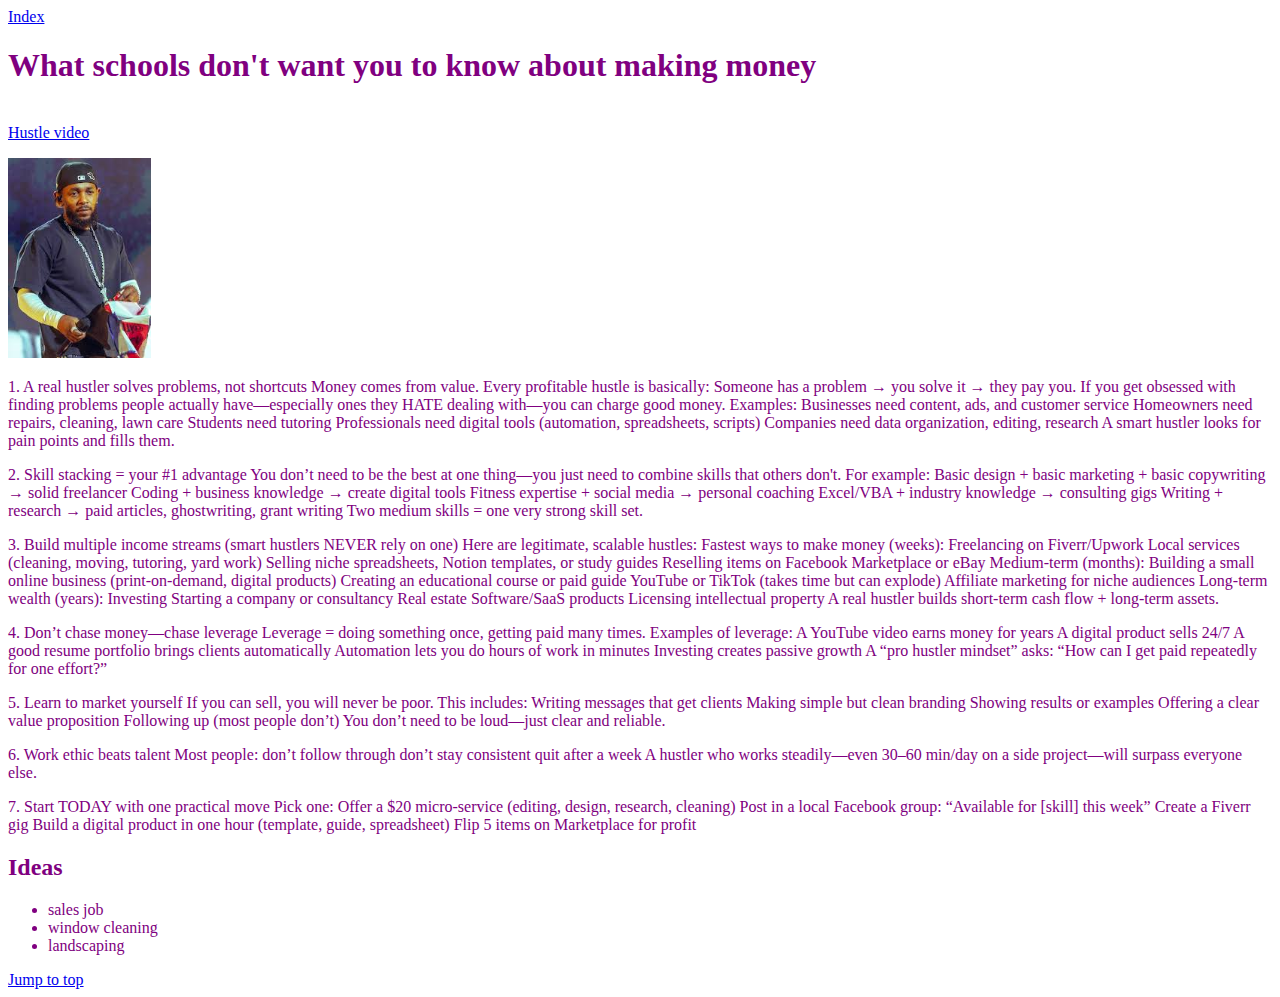
<file: content.html>
<!DOCTYPE html>
<html lang="en">
<head>
    <meta charset="UTF-8">
    <meta name="viewport" content="width=device-width, initial-scale=1.0">
    <title>Hustlin'</title>
</head>
<body style = "color:purple">
    
    <a href = "index.html">Index</a>
<h1 id="top">What schools don't want you to know about making money</h1>
   <br>
   <a href = https://www.youtube.com/watch?v=Ld_JIJSRf74&t=468s >Hustle video</a> 
    <p><img src="[data-uri]" alt = "Famous man" height = 200></p>
<P>1. A real hustler solves problems, not shortcuts

Money comes from value. Every profitable hustle is basically:

Someone has a problem → you solve it → they pay you.

If you get obsessed with finding problems people actually have—especially ones they HATE dealing with—you can charge good money.

Examples:

Businesses need content, ads, and customer service

Homeowners need repairs, cleaning, lawn care

Students need tutoring

Professionals need digital tools (automation, spreadsheets, scripts)

Companies need data organization, editing, research

A smart hustler looks for pain points and fills them.

<p>2. Skill stacking = your #1 advantage

You don’t need to be the best at one thing—you just need to combine skills that others don't.

For example:

Basic design + basic marketing + basic copywriting → solid freelancer

Coding + business knowledge → create digital tools

Fitness expertise + social media → personal coaching

Excel/VBA + industry knowledge → consulting gigs

Writing + research → paid articles, ghostwriting, grant writing

Two medium skills = one very strong skill set.
</p>
<P>3. Build multiple income streams (smart hustlers NEVER rely on one)

Here are legitimate, scalable hustles:

Fastest ways to make money (weeks):

Freelancing on Fiverr/Upwork

Local services (cleaning, moving, tutoring, yard work)

Selling niche spreadsheets, Notion templates, or study guides

Reselling items on Facebook Marketplace or eBay

Medium-term (months):

Building a small online business (print-on-demand, digital products)

Creating an educational course or paid guide

YouTube or TikTok (takes time but can explode)

Affiliate marketing for niche audiences

Long-term wealth (years):

Investing

Starting a company or consultancy

Real estate

Software/SaaS products

Licensing intellectual property

A real hustler builds short-term cash flow + long-term assets.</P>

<P>4. Don’t chase money—chase leverage

Leverage = doing something once, getting paid many times.

Examples of leverage:

A YouTube video earns money for years

A digital product sells 24/7

A good resume portfolio brings clients automatically

Automation lets you do hours of work in minutes

Investing creates passive growth

A “pro hustler mindset” asks:
“How can I get paid repeatedly for one effort?”</P>

<P>5. Learn to market yourself

If you can sell, you will never be poor.

This includes:

Writing messages that get clients

Making simple but clean branding

Showing results or examples

Offering a clear value proposition

Following up (most people don’t)

You don’t need to be loud—just clear and reliable.</P>

<P>6. Work ethic beats talent

Most people:

don’t follow through

don’t stay consistent

quit after a week

A hustler who works steadily—even 30–60 min/day on a side project—will surpass everyone else.</P>

<P>7. Start TODAY with one practical move

Pick one:

Offer a $20 micro-service (editing, design, research, cleaning)

Post in a local Facebook group: “Available for [skill] this week”

Create a Fiverr gig

Build a digital product in one hour (template, guide, spreadsheet)

Flip 5 items on Marketplace for profit</P>
<p><H2>Ideas</H2></p>
<Ul><LI>sales job</LI>
    <LI>window cleaning</LI>
    <LI>landscaping</LI>
</Ul>
<a href = "#top">Jump to top</a>
</body>
</html>
</file>
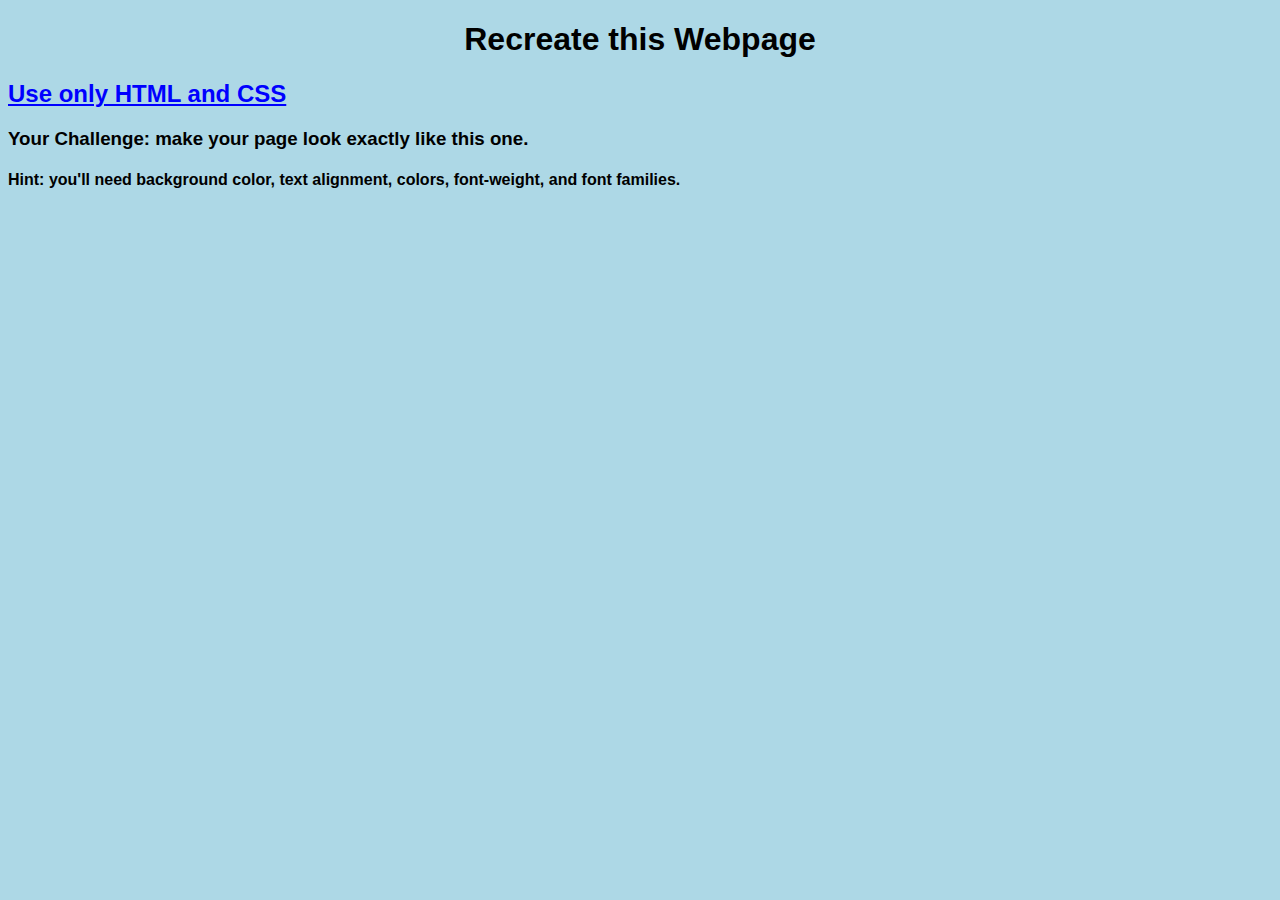
<file: newpage.html>
<!DOCTYPE html>
<html lang="en">
<head>
    <meta charset="UTF-8">
    <meta name="viewport" content="width=device-width, initial-scale=1.0">
    <title>Document</title>
    <link rel = "stylesheet" href = "styles/newstyles.css">

</head>
<body>
    <H1>Recreate this Webpage</H1>
    <h2>Use only HTML and CSS</h2>
    <h3>Your Challenge: make your page look exactly like this one.</h3>
    <H4> Hint: you'll need background color, text alignment, colors, font-weight, and font families.</H4>
</body>
</html>
</file>
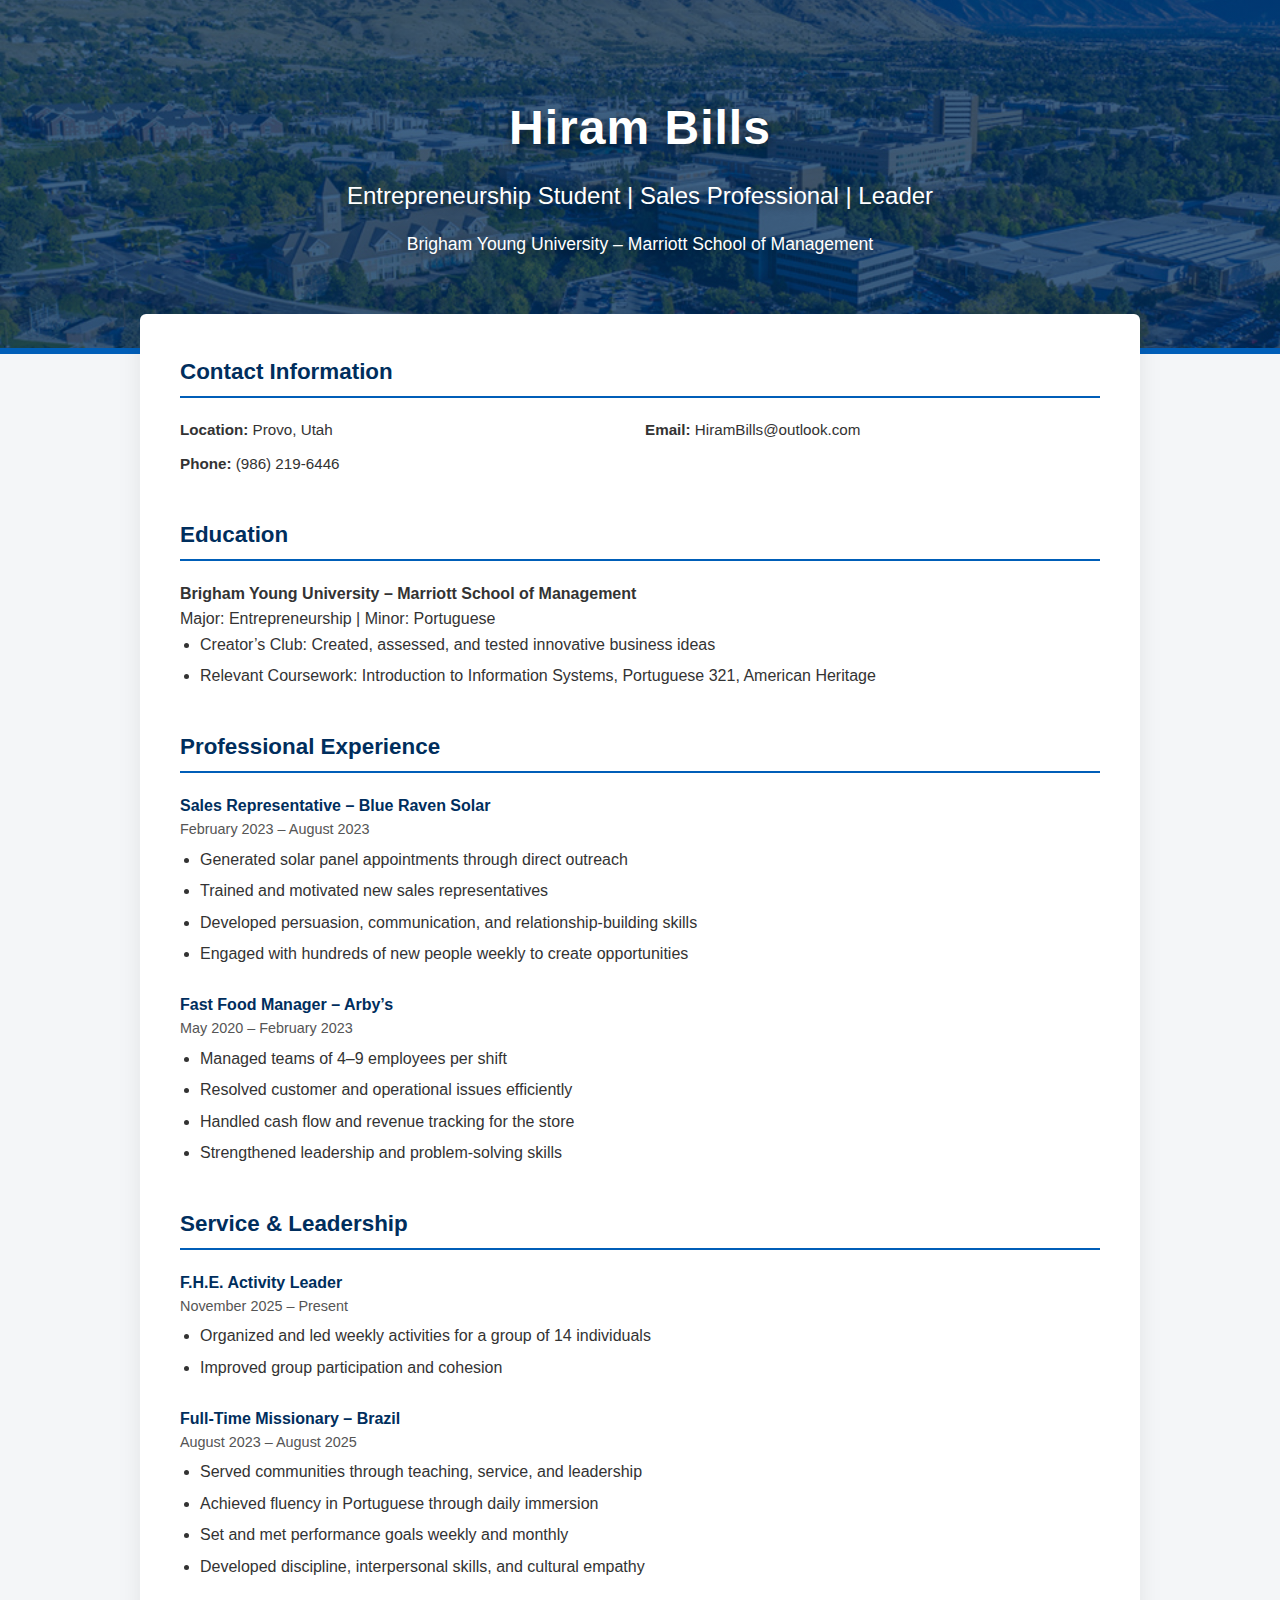
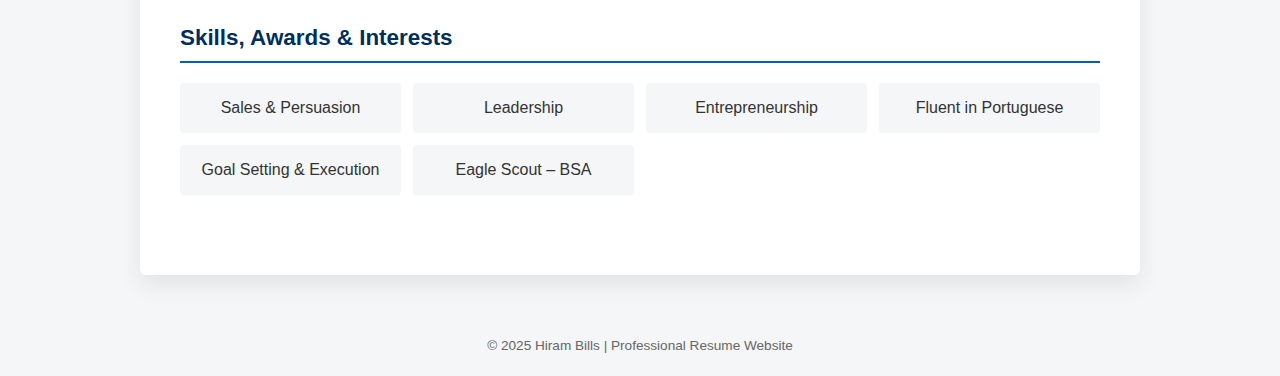
<file: Resume.html>
<!DOCTYPE html>
<html lang="en">
<head>
    <meta charset="UTF-8">
    <meta name="viewport" content="width=device-width, initial-scale=1.0">
    <title>Hiram Bills | Professional Resume</title>

    <style>
        :root {
            --byu-blue: #002E5D;
            --accent: #005EB8;
            --light-gray: #f4f6f8;
            --dark-gray: #333;
        }

        * {
            box-sizing: border-box;
            margin: 0;
            padding: 0;
            font-family: "Segoe UI", Arial, sans-serif;
        }

        body {
            background-color: var(--light-gray);
            color: var(--dark-gray);
            line-height: 1.6;
        }

        /* HEADER */
        header {
            background-image: 
                linear-gradient(
                    rgba(0, 46, 93, 0.75), 
                    rgba(0, 46, 93, 0.75)
                ),
                url("byu-campus.jpg");
            background-size: cover;
            background-position: center;
            background-repeat: no-repeat;

            color: white;
            padding: 90px 20px;
            text-align: center;

            /* New premium accent border */
            border-bottom: 6px solid var(--accent);
        }

        header h1 {
            font-size: 3rem;
            letter-spacing: 1px;
            text-shadow: 0 4px 12px rgba(0, 0, 0, 0.5); /* Premium look */
        }

        header h2 {
            font-weight: 300;
            margin-top: 10px;
            text-shadow: 0 3px 10px rgba(0, 0, 0, 0.4);
        }

        header p {
            margin-top: 15px;
            font-size: 1.1rem;
            text-shadow: 0 3px 10px rgba(0, 0, 0, 0.4);
        }

        /* MAIN CONTAINER */
        .container {
            max-width: 1000px;
            margin: -40px auto 40px;
            background-color: white;
            padding: 40px;
            border-radius: 6px;
            box-shadow: 0 10px 25px rgba(0,0,0,0.08);
        }

        section {
            margin-bottom: 40px;
        }

        section h3 {
            color: var(--byu-blue);
            border-bottom: 2px solid var(--accent);
            padding-bottom: 6px;
            margin-bottom: 20px;
            font-size: 1.4rem;
        }

        .info-grid {
            display: grid;
            grid-template-columns: 1fr 1fr;
            gap: 10px;
            font-size: 0.95rem;
        }

        .job {
            margin-bottom: 25px;
        }

        .job-title {
            font-weight: bold;
            color: var(--byu-blue);
        }

        .job-meta {
            font-size: 0.9rem;
            color: #555;
            margin-bottom: 5px;
        }

        ul {
            padding-left: 20px;
        }

        li {
            margin-bottom: 6px;
        }

        .skills {
            display: grid;
            grid-template-columns: repeat(auto-fit, minmax(200px, 1fr));
            gap: 12px;
        }

        .skill-box {
            background-color: var(--light-gray);
            padding: 12px;
            border-radius: 4px;
            text-align: center;
            font-weight: 500;
        }

        footer {
            text-align: center;
            padding: 20px;
            font-size: 0.85rem;
            color: #666;
        }

        @media (max-width: 700px) {
            header h1 {
                font-size: 2.2rem;
            }

            .info-grid {
                grid-template-columns: 1fr;
            }
        }
    </style>
</head>

<body>

<header>
    <h1>Hiram Bills</h1>
    <h2>Entrepreneurship Student | Sales Professional | Leader</h2>
    <p>Brigham Young University – Marriott School of Management</p>
</header>

<div class="container">

    <!-- CONTACT -->
    <section>
        <h3>Contact Information</h3>
        <div class="info-grid">
            <div><strong>Location:</strong> Provo, Utah</div>
            <div><strong>Email:</strong> HiramBills@outlook.com</div>
            <div><strong>Phone:</strong> (986) 219-6446</div>
        </div>
    </section>

    <!-- EDUCATION -->
    <section>
        <h3>Education</h3>
        <p><strong>Brigham Young University – Marriott School of Management</strong></p>
        <p>Major: Entrepreneurship | Minor: Portuguese</p>
        <ul>
            <li>Creator’s Club: Created, assessed, and tested innovative business ideas</li>
            <li>Relevant Coursework: Introduction to Information Systems, Portuguese 321, American Heritage</li>
        </ul>
    </section>

    <!-- EXPERIENCE -->
    <section>
        <h3>Professional Experience</h3>

        <div class="job">
            <div class="job-title">Sales Representative – Blue Raven Solar</div>
            <div class="job-meta">February 2023 – August 2023</div>
            <ul>
                <li>Generated solar panel appointments through direct outreach</li>
                <li>Trained and motivated new sales representatives</li>
                <li>Developed persuasion, communication, and relationship-building skills</li>
                <li>Engaged with hundreds of new people weekly to create opportunities</li>
            </ul>
        </div>

        <div class="job">
            <div class="job-title">Fast Food Manager – Arby’s</div>
            <div class="job-meta">May 2020 – February 2023</div>
            <ul>
                <li>Managed teams of 4–9 employees per shift</li>
                <li>Resolved customer and operational issues efficiently</li>
                <li>Handled cash flow and revenue tracking for the store</li>
                <li>Strengthened leadership and problem-solving skills</li>
            </ul>
        </div>
    </section>

    <!-- LEADERSHIP -->
    <section>
        <h3>Service & Leadership</h3>

        <div class="job">
            <div class="job-title">F.H.E. Activity Leader</div>
            <div class="job-meta">November 2025 – Present</div>
            <ul>
                <li>Organized and led weekly activities for a group of 14 individuals</li>
                <li>Improved group participation and cohesion</li>
            </ul>
        </div>

        <div class="job">
            <div class="job-title">Full-Time Missionary – Brazil</div>
            <div class="job-meta">August 2023 – August 2025</div>
            <ul>
                <li>Served communities through teaching, service, and leadership</li>
                <li>Achieved fluency in Portuguese through daily immersion</li>
                <li>Set and met performance goals weekly and monthly</li>
                <li>Developed discipline, interpersonal skills, and cultural empathy</li>
            </ul>
        </div>
    </section>

    <!-- SKILLS -->
    <section>
        <h3>Skills, Awards & Interests</h3>
        <div class="skills">
            <div class="skill-box">Sales & Persuasion</div>
            <div class="skill-box">Leadership</div>
            <div class="skill-box">Entrepreneurship</div>
            <div class="skill-box">Fluent in Portuguese</div>
            <div class="skill-box">Goal Setting & Execution</div>
            <div class="skill-box">Eagle Scout – BSA</div>
        </div>
    </section>

</div>

<footer>
    © 2025 Hiram Bills | Professional Resume Website
</footer>

</body>
</html>
</file>
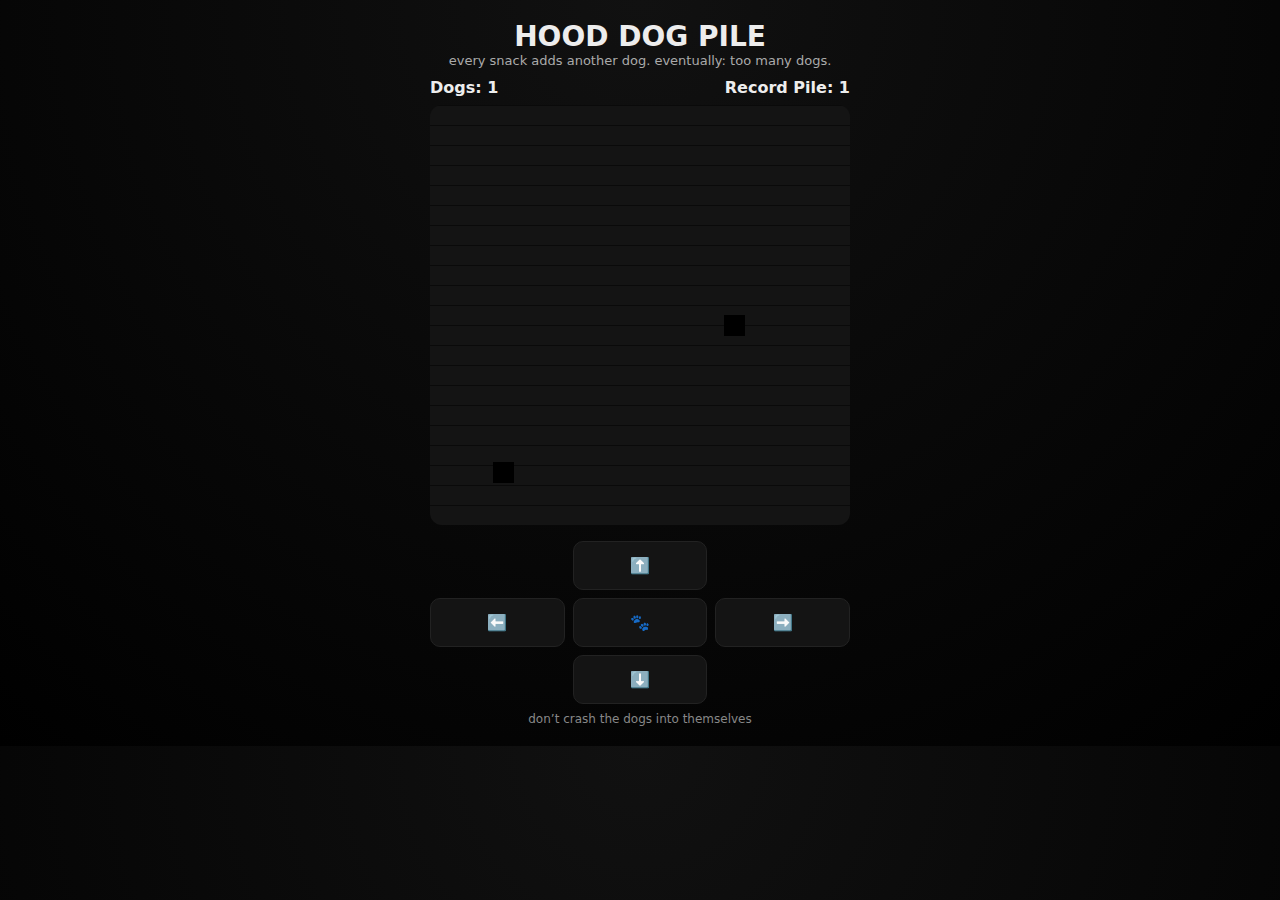
<file: snake.html>
<!DOCTYPE html>
<html lang="en">
<head>
<meta charset="UTF-8">
<title>Hood Dog Pile 🐕</title>
<meta name="viewport" content="width=device-width, initial-scale=1.0">
<style>
:root{
  --bg:#0b0b0b;
  --grid:#141414;
  --dog:#c68642;
  --dog-head:#ffb347;
  --snack:#ff3030;
  --text:#ededed;
  --accent:#ffd000;
}

*{box-sizing:border-box;font-family:system-ui,-apple-system,Segoe UI,Roboto}
body{
  margin:0;
  background:radial-gradient(circle at top,#111,#000);
  color:var(--text);
  display:flex;
  justify-content:center;
  padding:20px;
}

.container{
  max-width:420px;
  width:100%;
}

h1{
  margin:0;
  text-align:center;
  font-size:28px;
}

.subtitle{
  text-align:center;
  font-size:13px;
  color:#aaa;
  margin-bottom:10px;
}

.info{
  display:flex;
  justify-content:space-between;
  font-weight:700;
  margin-bottom:8px;
}

canvas{
  width:100%;
  background:
    repeating-linear-gradient(
      0deg,
      var(--grid),
      var(--grid) 19px,
      #000 20px
    ),
    repeating-linear-gradient(
      90deg,
      var(--grid),
      var(--grid) 19px,
      #000 20px
    );
  border-radius:12px;
  image-rendering:pixelated;
}

.controls{
  margin-top:12px;
  display:grid;
  grid-template-columns:1fr 1fr 1fr;
  gap:8px;
}

.controls button{
  padding:14px;
  background:#141414;
  color:var(--text);
  border:1px solid #222;
  border-radius:10px;
  font-size:16px;
  font-weight:700;
}

.controls button:active{background:#1e1e1e}

.footer{
  text-align:center;
  margin-top:8px;
  font-size:12px;
  color:#888;
}
</style>
</head>
<body>
<div class="container">
  <h1>HOOD DOG PILE</h1>
  <div class="subtitle">
    every snack adds another dog.  
    eventually: too many dogs.
  </div>

  <div class="info">
    <div>Dogs: <span id="score">1</span></div>
    <div>Record Pile: <span id="high">1</span></div>
  </div>

  <canvas id="game" width="400" height="400"></canvas>

  <div class="controls">
    <div></div>
    <button onclick="setDir(0,-1)">⬆️</button>
    <div></div>
    <button onclick="setDir(-1,0)">⬅️</button>
    <button onclick="resetGame()">🐾</button>
    <button onclick="setDir(1,0)">➡️</button>
    <div></div>
    <button onclick="setDir(0,1)">⬇️</button>
    <div></div>
  </div>

  <div class="footer">don’t crash the dogs into themselves</div>
</div>

<script>
const c = document.getElementById("game");
const x = c.getContext("2d");
const box = 20;
const grid = c.width / box;

let dogs, dir, snack, speed, loop;
let high = localStorage.getItem("dogPileHigh") || 1;
document.getElementById("high").textContent = high;

function resetGame(){
  dogs = [{x:10,y:10}];
  dir = {x:1,y:0};
  snack = dropSnack();
  speed = 150;
  updateScore();
  clearInterval(loop);
  loop = setInterval(tick, speed);
}

function dropSnack(){
  return {
    x: Math.floor(Math.random()*grid),
    y: Math.floor(Math.random()*grid)
  };
}

function setDir(dx,dy){
  if(-dx===dir.x && -dy===dir.y) return;
  dir={x:dx,y:dy};
}

document.addEventListener("keydown",e=>{
  if(e.key==="ArrowUp")setDir(0,-1);
  if(e.key==="ArrowDown")setDir(0,1);
  if(e.key==="ArrowLeft")setDir(-1,0);
  if(e.key==="ArrowRight")setDir(1,0);
});

function updateScore(){
  document.getElementById("score").textContent = dogs.length;
}

function tick(){
  const head={
    x:dogs[0].x+dir.x,
    y:dogs[0].y+dir.y
  };

  if(
    head.x<0||head.y<0||
    head.x>=grid||head.y>=grid||
    dogs.some(d=>d.x===head.x&&d.y===head.y)
  ){
    if(dogs.length>high){
      high=dogs.length;
      localStorage.setItem("dogPileHigh",high);
      document.getElementById("high").textContent=high;
    }
    resetGame();
    return;
  }

  dogs.unshift(head);

  if(head.x===snack.x&&head.y===snack.y){
    snack=dropSnack();
    speed=Math.max(60,speed-7); // FASTER EVERY DOG
    clearInterval(loop);
    loop=setInterval(tick,speed);
  } else {
    dogs.pop();
  }

  draw();
  updateScore();
}

function draw(){
  x.clearRect(0,0,c.width,c.height);

  // snack (bone)
  x.fillStyle="var(--snack)";
  x.fillRect(snack.x*box,snack.y*box,box,box);

  dogs.forEach((d,i)=>{
    x.fillStyle=i===0?"var(--dog-head)":"var(--dog)";
    x.fillRect(d.x*box,d.y*box,box,box);

    // eyes for head (because funny)
    if(i===0){
      x.fillStyle="#000";
      x.fillRect(d.x*box+5,d.y*box+6,3,3);
      x.fillRect(d.x*box+12,d.y*box+6,3,3);
    }
  });
}

resetGame();
</script>
</body>
</html>
</file>
<file: styles/newstyles.css>
body{
    background-color: lightblue;
    font-family: Arial, Helvetica, sans-serif;
    text-align: left;
}

H1{
    text-align: center;
    color: black;
    
}
H2{
    color: blue;
    text-decoration: underline;
   
}
H3{
    color: black;
    
}
H4{
   z-index:5 ;
}
</file>
